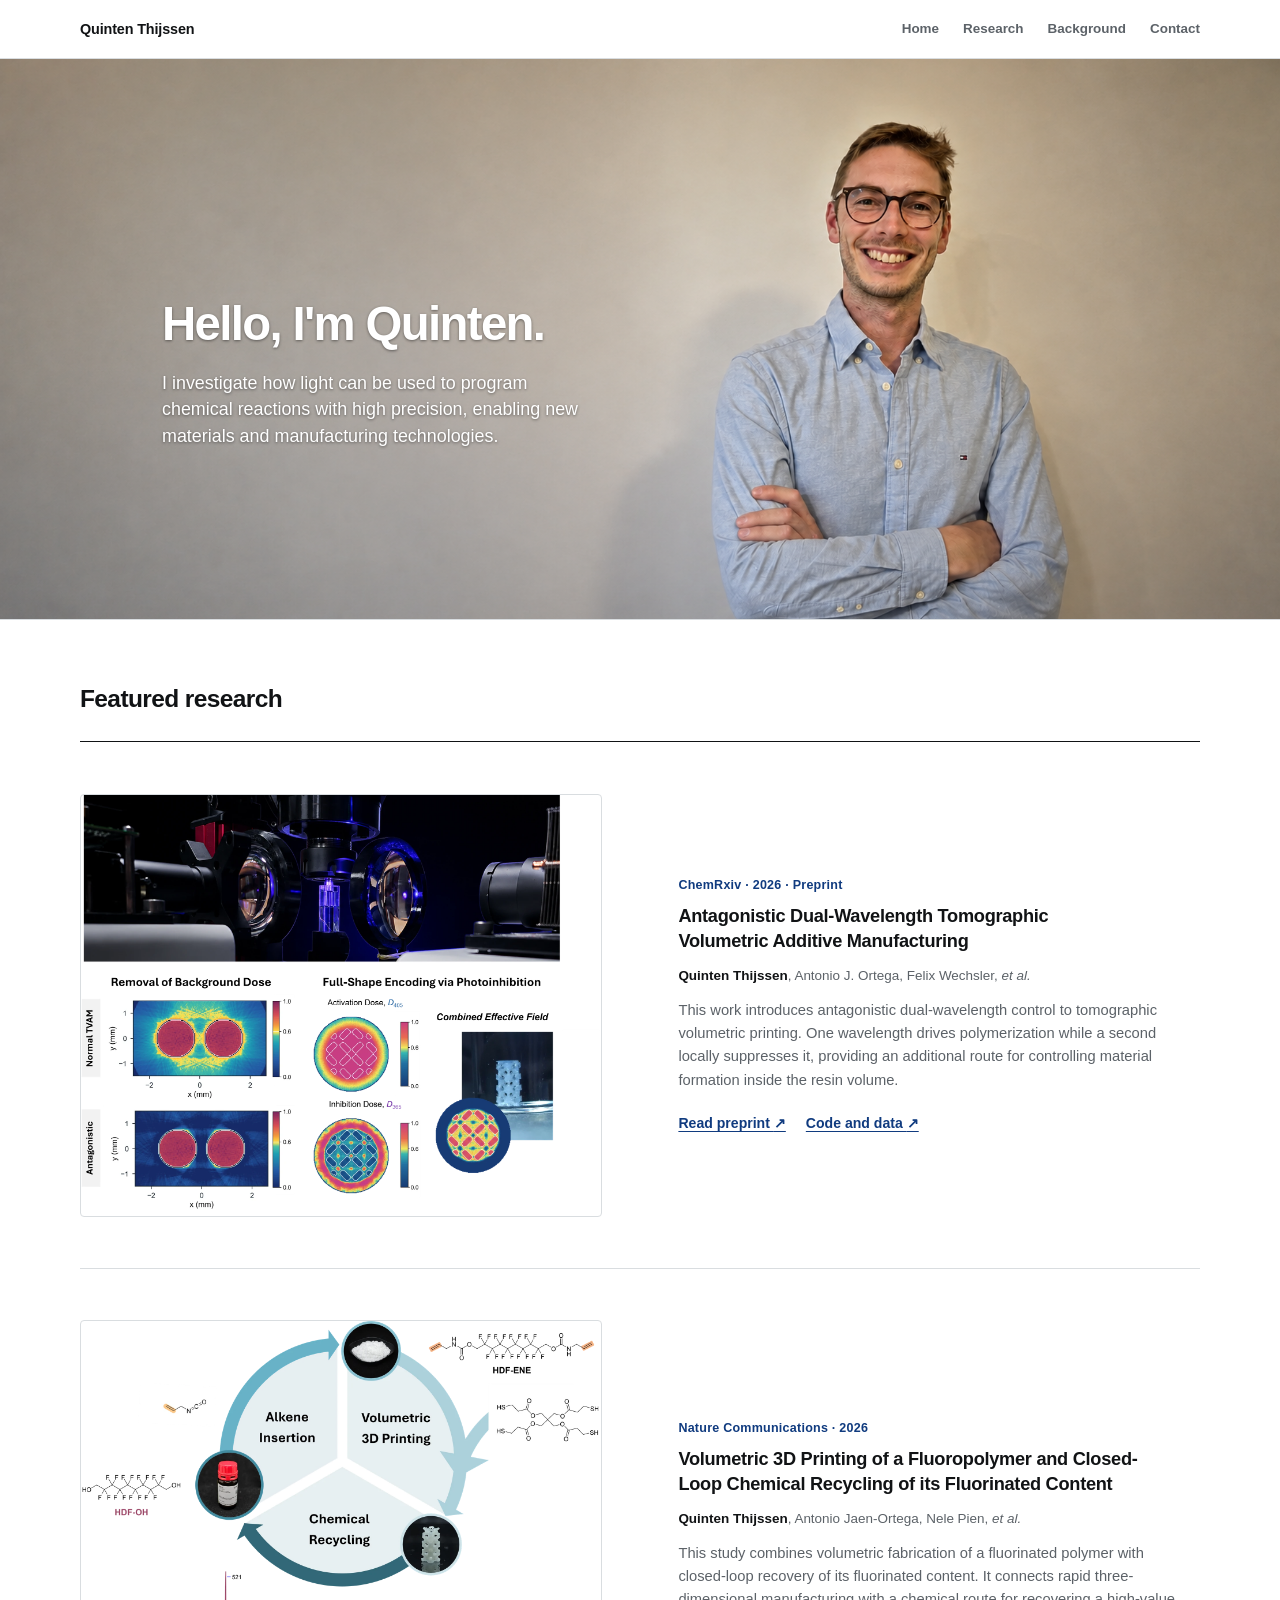
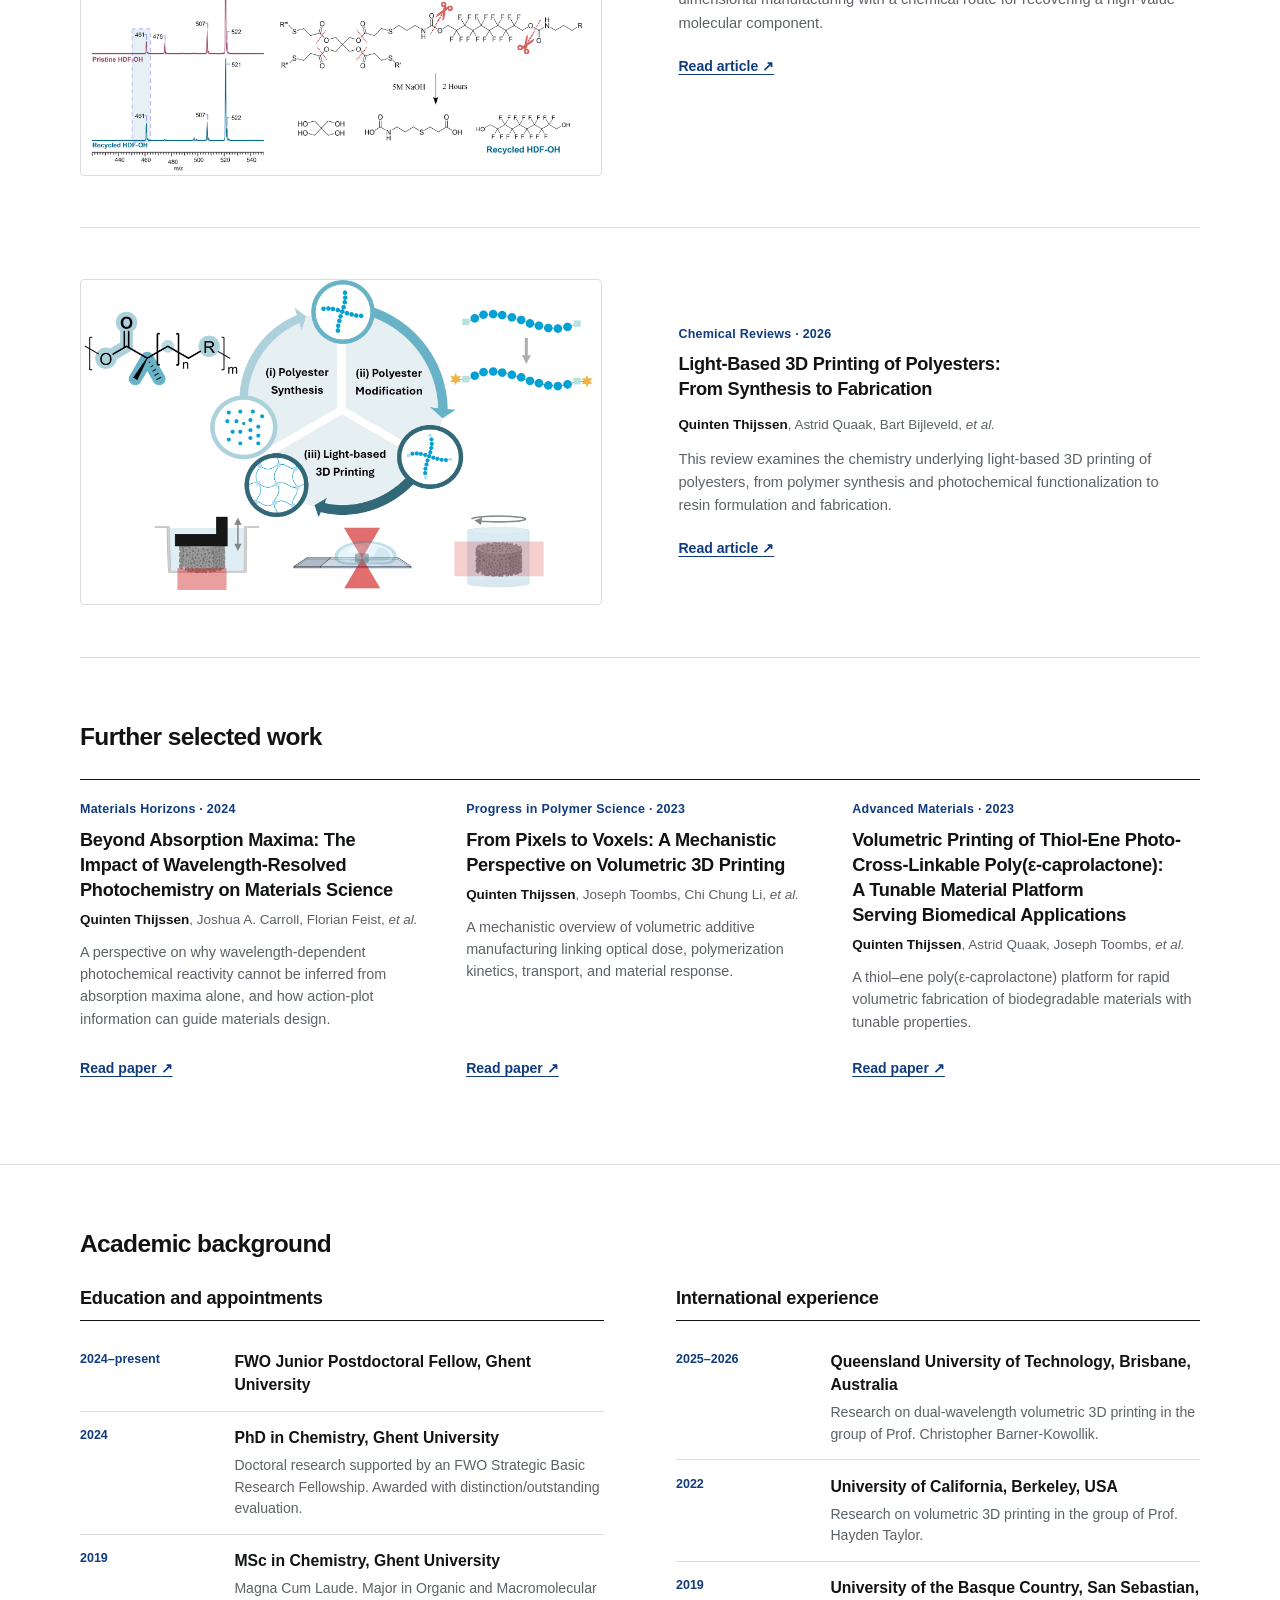
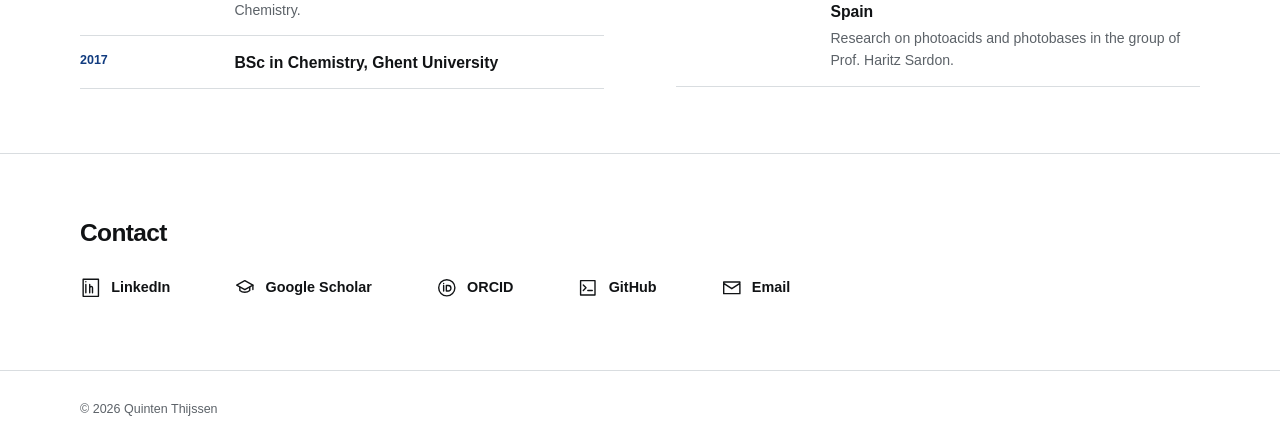
<file: index.html>
<!doctype html>
<html lang="en">
  <head>
    <meta charset="utf-8">
    <meta name="viewport" content="width=device-width, initial-scale=1">
    <title>Quinten Thijssen</title>
    <meta name="description" content="Research in photochemistry, polymer chemistry, reaction kinetics, and light-driven additive manufacturing. Publications, research highlights, and academic background.">
    <link rel="canonical" href="https://quintenthijssen.com/">
    <meta property="og:type" content="website">
    <meta property="og:title" content="Quinten Thijssen">
    <meta property="og:description" content="Research in photochemistry, polymer chemistry, reaction kinetics, and light-driven additive manufacturing. Publications, research highlights, and academic background.">
    <meta property="og:url" content="https://quintenthijssen.com/">
    <meta property="og:site_name" content="Quinten Thijssen">
    <meta name="twitter:card" content="summary">
    <meta name="twitter:title" content="Quinten Thijssen">
    <meta name="twitter:description" content="Research in photochemistry, polymer chemistry, reaction kinetics, and light-driven additive manufacturing. Publications, research highlights, and academic background.">
    <script type="application/ld+json">
      {
        "@context": "https://schema.org",
        "@type": "Person",
        "name": "Quinten Thijssen",
        "url": "https://quintenthijssen.com/",
        "email": "mailto:quinten.thijssen@ugent.be",
        "jobTitle": "FWO Junior Postdoctoral Fellow",
        "affiliation": {
          "@type": "Organization",
          "name": "Ghent University",
          "url": "https://www.ugent.be/"
        },
        "sameAs": [
          "https://orcid.org/0000-0003-3428-7946",
          "https://biblio.ugent.be/person/B7EAAFE4-10F6-11E3-9BFC-607B10BDE39D",
          "https://scholar.google.com/citations?user=sNh11noAAAAJ&hl=en",
          "https://www.linkedin.com/in/qthijssen/",
          "https://github.com/QThijssen"
        ]
      }
    </script>
    <link rel="icon" href="/favicon.svg?v=2" type="image/svg+xml">
    <link rel="stylesheet" href="/assets/css/main.css?v=24">
    <script src="/assets/js/main.js?v=13" defer></script>
  </head>
  <body>
    <a class="skip-link" href="#main-content">Skip to content</a>

    <header class="site-header">
      <div class="site-shell header-inner">
        <a class="site-name" href="#top" aria-label="Quinten Thijssen, home">Quinten Thijssen</a>
        <button class="nav-toggle" type="button" aria-expanded="false" aria-controls="site-navigation" data-nav-toggle>
          <span>Menu</span>
          <span class="nav-symbol" aria-hidden="true"></span>
        </button>
        <nav class="site-nav" id="site-navigation" aria-label="Primary" data-navigation>
          <ul>
            <li><a href="#top">Home</a></li>
            <li><a href="#research">Research</a></li>
            <li><a href="#background">Background</a></li>
            <li><a href="#contact">Contact</a></li>
          </ul>
        </nav>
      </div>
    </header>

    <main id="main-content">
      <section class="intro" id="top" aria-labelledby="intro-title">
        <figure class="portrait-frame">
          <img src="/assets/images/new-portrait.png" width="1774" height="887" alt="Portrait of Quinten Thijssen" loading="eager" fetchpriority="high" decoding="async">
        </figure>
        <div class="intro-copy">
          <h1 id="intro-title">Hello, I'm Quinten.</h1>
          <p>I investigate how light can be used to program chemical reactions with high precision, enabling new materials and manufacturing technologies.</p>
        </div>
      </section>

      <section class="content-section research-section" id="research" aria-labelledby="research-title">
        <div class="site-shell">
          <header class="section-heading">
            <h2 id="research-title">Featured research</h2>
          </header>

          <div class="research-feed">
            <article class="research-feature">
              <figure class="research-media research-media--antagonistic">
                <picture>
                  <source srcset="/assets/images/research-antagonistic-tvam.webp" type="image/webp">
                  <img src="/assets/images/research-antagonistic-tvam.png" width="3541" height="2875" alt="Optical setup and dose maps for activating and inhibiting light in dual-wavelength volumetric printing" loading="lazy" decoding="async">
                </picture>
              </figure>
              <div class="research-copy">
                <p class="publication-meta">ChemRxiv · 2026 · Preprint</p>
                <h3>Antagonistic Dual-Wavelength Tomographic Volumetric Additive Manufacturing</h3>
                <p class="research-authors"><strong>Quinten Thijssen</strong>, Antonio J. Ortega, Felix Wechsler, <em>et al.</em></p>
                <p>This work introduces antagonistic dual-wavelength control to tomographic volumetric printing. One wavelength drives polymerization while a second locally suppresses it, providing an additional route for controlling material formation inside the resin volume.</p>
                <p class="publication-links">
                  <a class="text-link" href="https://chemrxiv.org/doi/abs/10.26434/chemrxiv.15006647/v1">Read preprint <span aria-hidden="true">↗</span></a>
                  <a class="text-link" href="https://github.com/EPFL-LAPD/Antagonistic-Dual-Wavelength-Tomographic-Volumetric-Additive-Manufacturing">Code and data <span aria-hidden="true">↗</span></a>
                </p>
              </div>
            </article>

            <article class="research-feature">
              <figure class="research-media research-media--fluoropolymer">
                <picture>
                  <source srcset="/assets/images/research-fluoropolymer.webp" type="image/webp">
                  <img src="/assets/images/research-fluoropolymer.png" width="5509" height="4811" alt="Volumetrically printed fluoropolymer and its closed-loop chemical recycling" loading="lazy" decoding="async">
                </picture>
              </figure>
              <div class="research-copy">
                <p class="publication-meta">Nature Communications · 2026</p>
                <h3>Volumetric 3D Printing of a Fluoropolymer and Closed-Loop Chemical Recycling of its Fluorinated Content</h3>
                <p class="research-authors"><strong>Quinten Thijssen</strong>, Antonio Jaen-Ortega, Nele Pien, <em>et al.</em></p>
                <p>This study combines volumetric fabrication of a fluorinated polymer with closed-loop recovery of its fluorinated content. It connects rapid three-dimensional manufacturing with a chemical route for recovering a high-value molecular component.</p>
                <p class="publication-links"><a class="text-link" href="https://www.nature.com/articles/s41467-026-70897-z">Read article <span aria-hidden="true">↗</span></a></p>
              </div>
            </article>

            <article class="research-feature">
              <figure class="research-media research-media--polyester-review">
                <picture>
                  <source srcset="/assets/images/research-polyester-review.webp" type="image/webp">
                  <img src="/assets/images/research-polyester-review.png" width="2446" height="1529" alt="Overview of polyester chemistry and light-based additive manufacturing" loading="lazy" decoding="async">
                </picture>
              </figure>
              <div class="research-copy">
                <p class="publication-meta">Chemical Reviews · 2026</p>
                <h3>Light-Based 3D Printing of Polyesters: From Synthesis to Fabrication</h3>
                <p class="research-authors"><strong>Quinten Thijssen</strong>, Astrid Quaak, Bart Bijleveld, <em>et al.</em></p>
                <p>This review examines the chemistry underlying light-based 3D printing of polyesters, from polymer synthesis and photochemical functionalization to resin formulation and fabrication.</p>
                <p class="publication-links"><a class="text-link" href="https://pubs.acs.org/doi/10.1021/acs.chemrev.5c00611">Read article <span aria-hidden="true">↗</span></a></p>
              </div>
            </article>

          </div>

          <section class="further-work" aria-labelledby="further-work-title">
            <header class="section-heading">
              <h2 id="further-work-title">Further selected work</h2>
            </header>
            <div class="further-work-grid">
              <article class="compact-publication">
                <p class="publication-meta">Materials Horizons · 2024</p>
                <h3>Beyond Absorption Maxima: The Impact of Wavelength-Resolved Photochemistry on Materials Science</h3>
                <p class="research-authors"><strong>Quinten Thijssen</strong>, Joshua A. Carroll, Florian Feist, <em>et al.</em></p>
                <p>A perspective on why wavelength-dependent photochemical reactivity cannot be inferred from absorption maxima alone, and how action-plot information can guide materials design.</p>
                <p class="publication-links"><a class="text-link" href="https://pubs.rsc.org/en/content/articlelanding/2024/mh/d4mh00976b">Read paper <span aria-hidden="true">↗</span></a></p>
              </article>

              <article class="compact-publication">
                <p class="publication-meta">Progress in Polymer Science · 2023</p>
                <h3>From Pixels to Voxels: A Mechanistic Perspective on Volumetric 3D Printing</h3>
                <p class="research-authors"><strong>Quinten Thijssen</strong>, Joseph Toombs, Chi Chung Li, <em>et al.</em></p>
                <p>A mechanistic overview of volumetric additive manufacturing linking optical dose, polymerization kinetics, transport, and material response.</p>
                <p class="publication-links"><a class="text-link" href="https://www.sciencedirect.com/science/article/pii/S0079670023001090">Read paper <span aria-hidden="true">↗</span></a></p>
              </article>

              <article class="compact-publication">
                <p class="publication-meta">Advanced Materials · 2023</p>
                <h3>Volumetric Printing of Thiol-Ene Photo-Cross-Linkable Poly(ε-caprolactone): A Tunable Material Platform Serving Biomedical Applications</h3>
                <p class="research-authors"><strong>Quinten Thijssen</strong>, Astrid Quaak, Joseph Toombs, <em>et al.</em></p>
                <p>A thiol–ene poly(ε-caprolactone) platform for rapid volumetric fabrication of biodegradable materials with tunable properties.</p>
                <p class="publication-links"><a class="text-link" href="https://advanced.onlinelibrary.wiley.com/doi/10.1002/adma.202210136">Read paper <span aria-hidden="true">↗</span></a></p>
              </article>
            </div>
          </section>
        </div>
      </section>

      <section class="content-section" id="background" aria-labelledby="background-title">
        <div class="site-shell">
          <header class="section-heading">
            <h2 id="background-title">Academic background</h2>
          </header>

          <div class="background-columns">
            <section class="background-group" aria-labelledby="education-title">
              <h3 id="education-title">Education and appointments</h3>
              <dl class="background-list">
                <div>
                  <dt>2024–present</dt>
                  <dd><p class="background-title">FWO Junior Postdoctoral Fellow, Ghent University</p></dd>
                </div>
                <div>
                  <dt>2024</dt>
                  <dd>
                    <p class="background-title">PhD in Chemistry, Ghent University</p>
                    <p class="background-detail">Doctoral research supported by an FWO Strategic Basic Research Fellowship. Awarded with distinction/outstanding evaluation.</p>
                  </dd>
                </div>
                <div>
                  <dt>2019</dt>
                  <dd>
                    <p class="background-title">MSc in Chemistry, Ghent University</p>
                    <p class="background-detail">Magna Cum Laude. Major in Organic and Macromolecular Chemistry.</p>
                  </dd>
                </div>
                <div>
                  <dt>2017</dt>
                  <dd><p class="background-title">BSc in Chemistry, Ghent University</p></dd>
                </div>
              </dl>
            </section>

            <section class="background-group" aria-labelledby="international-title">
              <h3 id="international-title">International experience</h3>
              <dl class="background-list">
                <div>
                  <dt>2025–2026</dt>
                  <dd>
                    <p class="background-title">Queensland University of Technology, Brisbane, Australia</p>
                    <p class="background-detail">Research on dual-wavelength volumetric 3D printing in the group of Prof. Christopher Barner-Kowollik.</p>
                  </dd>
                </div>
                <div>
                  <dt>2022</dt>
                  <dd>
                    <p class="background-title">University of California, Berkeley, USA</p>
                    <p class="background-detail">Research on volumetric 3D printing in the group of Prof. Hayden Taylor.</p>
                  </dd>
                </div>
                <div>
                  <dt>2019</dt>
                  <dd>
                    <p class="background-title">University of the Basque Country, San Sebastian, Spain</p>
                    <p class="background-detail">Research on photoacids and photobases in the group of Prof. Haritz Sardon.</p>
                  </dd>
                </div>
              </dl>
            </section>
          </div>
        </div>
      </section>

      <section class="content-section" id="contact" aria-labelledby="contact-title">
        <div class="site-shell">
          <header class="section-heading">
            <h2 id="contact-title">Contact</h2>
          </header>
          <nav aria-label="Contact and academic profiles">
            <ul class="contact-links">
              <li><a href="https://www.linkedin.com/in/qthijssen/"><svg viewBox="0 0 24 24" aria-hidden="true"><path d="M6.5 8.2v9.3M6.5 5.2v.1M10.8 17.5v-5.2c0-2.3 3.1-2.5 3.1 0v5.2M10.8 8.2v9.3M3.5 2.5h17v19h-17z"/></svg><span>LinkedIn</span></a></li>
              <li><a href="https://scholar.google.com/citations?user=sNh11noAAAAJ&amp;hl=en"><svg viewBox="0 0 24 24" aria-hidden="true"><path d="M3 9l9-5 9 5-9 5-9-5Z"/><path d="M6.5 11.5V15c1.6 1.4 3.5 2 5.5 2s3.9-.6 5.5-2v-3.5M21 9v5"/></svg><span>Google Scholar</span></a></li>
              <li><a href="https://orcid.org/0000-0003-3428-7946"><svg viewBox="0 0 24 24" aria-hidden="true"><circle cx="12" cy="12" r="9"/><path d="M8.5 9.5v6M8.5 7.2v.1M11.5 9.5h2.1a3 3 0 0 1 0 6h-2.1v-6Z"/></svg><span>ORCID</span></a></li>
              <li><a href="https://github.com/QThijssen"><svg viewBox="0 0 24 24" aria-hidden="true"><path d="M4 4h16v16H4zM7 9l3 3-3 3M12 15h5"/></svg><span>GitHub</span></a></li>
              <li><a href="mailto:quinten.thijssen@ugent.be"><svg viewBox="0 0 24 24" aria-hidden="true"><path d="M3 5.5h18v13H3zM3 7l9 6 9-6"/></svg><span>Email</span></a></li>
            </ul>
          </nav>
        </div>
      </section>
    </main>

    <footer class="site-footer">
      <div class="site-shell footer-inner">
        <p>© 2026 Quinten Thijssen</p>
      </div>
    </footer>
  </body>
</html>
</file>
<file: assets/css/main.css>
/*
 * Quinten Thijssen — academic website
 * A compact editorial system for a personal research profile.
 */

:root {
  color-scheme: light;
  --color-background: #ffffff;
  --color-ink: #111315;
  --color-muted: #5c6268;
  --color-line: #d9dde0;
  --color-accent: #174ea6;
  --color-accent-dark: #103b7f;
  --font-sans: ui-sans-serif, -apple-system, BlinkMacSystemFont, "Segoe UI", Helvetica, Arial, sans-serif;
  --step--1: clamp(0.76rem, 0.75rem + 0.04vw, 0.8rem);
  --step-0: clamp(0.94rem, 0.92rem + 0.08vw, 1rem);
  --step-1: clamp(1.05rem, 1.01rem + 0.16vw, 1.16rem);
  --step-2: clamp(1.35rem, 1.26rem + 0.34vw, 1.58rem);
  --step-3: clamp(1.75rem, 1.58rem + 0.65vw, 2.15rem);
  --step-4: clamp(2.15rem, 1.9rem + 1vw, 2.9rem);
  --space-1: 0.35rem;
  --space-2: 0.6rem;
  --space-3: 0.9rem;
  --space-4: 1.25rem;
  --space-5: 1.75rem;
  --space-6: 2.5rem;
  --space-7: clamp(3.25rem, 5vw, 4.25rem);
  --site-width: 70rem;
  --gutter: clamp(1.25rem, 4vw, 3rem);
  --header-height: 3.625rem;
}

*,
*::before,
*::after {
  box-sizing: border-box;
}

html {
  scroll-behavior: smooth;
  scroll-padding-top: calc(var(--header-height) + 1rem);
}

body {
  margin: 0;
  min-width: 16rem;
  background: var(--color-background);
  color: var(--color-ink);
  font-family: var(--font-sans);
  font-size: var(--step-0);
  line-height: 1.62;
  text-rendering: optimizeLegibility;
}

a {
  color: var(--color-accent-dark);
  text-decoration-thickness: 0.07em;
  text-underline-offset: 0.18em;
}

a:hover {
  color: var(--color-accent);
}

:focus-visible {
  outline: 3px solid var(--color-accent);
  outline-offset: 4px;
  border-radius: 1px;
}

::selection {
  background: #d7e4fa;
  color: var(--color-ink);
}

.site-shell {
  width: min(100% - (2 * var(--gutter)), var(--site-width));
  margin-inline: auto;
}

.skip-link {
  position: fixed;
  z-index: 100;
  top: var(--space-3);
  left: var(--space-3);
  padding: var(--space-2) var(--space-3);
  transform: translateY(-200%);
  background: var(--color-ink);
  color: var(--color-background);
}

.skip-link:focus {
  transform: translateY(0);
}

.site-header {
  position: sticky;
  z-index: 20;
  top: 0;
  border-bottom: 1px solid var(--color-line);
  background: rgb(255 255 255 / 97%);
}

.header-inner {
  display: flex;
  min-height: var(--header-height);
  align-items: center;
  justify-content: space-between;
  gap: var(--space-5);
}

.site-name {
  color: var(--color-ink);
  font-size: 0.9rem;
  font-weight: 680;
  letter-spacing: -0.01em;
  line-height: 1;
  text-decoration: none;
}

.site-name:hover {
  color: var(--color-accent-dark);
}

.nav-toggle {
  display: none;
  border: 0;
  padding: var(--space-2) 0;
  background: transparent;
  color: var(--color-ink);
  font: inherit;
  font-size: var(--step--1);
  font-weight: 700;
  letter-spacing: 0.07em;
  text-transform: uppercase;
}

.nav-symbol::after {
  display: inline-block;
  width: 1rem;
  margin-left: var(--space-1);
  content: "+";
  font-size: 1rem;
  font-weight: 400;
}

.nav-toggle[aria-expanded="true"] .nav-symbol::after {
  content: "−";
}

.site-nav ul {
  display: flex;
  align-items: center;
  gap: clamp(1.1rem, 2vw, 1.5rem);
  margin: 0;
  padding: 0;
  list-style: none;
}

.site-nav a {
  display: block;
  padding-block: 1.05rem;
  color: var(--color-muted);
  font-size: 0.84rem;
  font-weight: 600;
  line-height: 1;
  text-decoration: none;
}

.site-nav a:hover,
.site-nav a:focus-visible {
  color: var(--color-ink);
  text-decoration: underline;
  text-decoration-color: var(--color-accent);
  text-decoration-thickness: 2px;
  text-underline-offset: 0.35rem;
}

h1,
h2,
h3,
p,
dl,
dd {
  margin-top: 0;
}

figure {
  margin: 0;
}

h1,
h2,
h3 {
  text-wrap: balance;
}

h1 {
  margin-bottom: var(--space-4);
  font-size: var(--step-4);
  font-weight: 620;
  letter-spacing: -0.035em;
  line-height: 1.05;
}

h2 {
  margin-bottom: 0;
  font-size: var(--step-2);
  font-weight: 650;
  letter-spacing: -0.025em;
  line-height: 1.2;
}

h3 {
  margin-bottom: var(--space-2);
  font-size: var(--step-1);
  font-weight: 650;
  letter-spacing: -0.015em;
  line-height: 1.35;
}

.intro {
  position: relative;
  isolation: isolate;
  display: grid;
  min-height: clamp(35rem, 42vw, 40rem);
  overflow: hidden;
}

.portrait-frame,
.research-media {
  position: relative;
  overflow: hidden;
  margin-bottom: 0;
}

.portrait-frame {
  position: absolute;
  z-index: -2;
  inset: 0;
  width: 100%;
}

.portrait-frame picture,
.research-media picture,
.portrait-frame img,
.research-media img {
  display: block;
  width: 100%;
  height: 100%;
}

.portrait-frame img {
  object-fit: cover;
  object-position: 50% 35%;
}

.research-media img {
  object-fit: contain;
  object-position: 50% 50%;
}

.intro-copy {
  align-self: end;
  justify-self: start;
  width: min(26.5rem, calc(50% - (2 * var(--gutter))));
  margin-left: calc(max(var(--gutter), calc((100% - var(--site-width)) / 2)) + 5.125rem);
  padding-bottom: clamp(4rem, 7vw, 6rem);
  color: #fff;
  text-align: left;
  text-shadow: 0 1px 3px rgba(0, 0, 0, 0.45);
  transform: translateY(-5rem);
}

.intro-copy h1 {
  margin-bottom: 1.3rem;
  font-size: clamp(2.65rem, 3.7vw, 3.08rem);
  font-weight: 620;
  line-height: 1.05;
}

.intro-copy p {
  max-width: 26.5rem;
  margin: 0 auto;
  color: inherit;
  font-size: clamp(1.1rem, 1.4vw, 1.25rem);
  font-weight: 520;
  line-height: 1.48;
}

.content-section {
  padding-block: var(--space-7);
  border-top: 1px solid var(--color-line);
}

.section-heading {
  margin-bottom: var(--space-5);
}

.research-feed {
  border-top: 1px solid var(--color-ink);
}

.research-feature {
  display: grid;
  grid-template-columns: minmax(0, 1fr) minmax(0, 1fr);
  gap: clamp(2.5rem, 6vw, 5rem);
  align-items: center;
  padding-block: clamp(2.5rem, 4vw, 3.5rem);
  border-bottom: 1px solid var(--color-line);
}

.research-media {
  width: 100%;
  border: 1px solid var(--color-line);
  border-radius: 0.25rem;
  background: var(--color-background);
}

.research-media--antagonistic {
  aspect-ratio: 3541 / 2875;
}

.research-media--fluoropolymer {
  aspect-ratio: 5509 / 4811;
}

.research-media--polyester-review {
  aspect-ratio: 2446 / 1529;
}

.research-copy {
  max-width: 32rem;
}

.publication-meta {
  margin-bottom: var(--space-2);
  color: var(--color-accent-dark);
  font-size: var(--step--1);
  font-weight: 700;
  letter-spacing: 0.02em;
  line-height: 1.45;
}

.research-copy h3 {
  margin-bottom: var(--space-3);
  font-size: clamp(1.05rem, 1.01rem + 0.16vw, 1.16rem);
  line-height: 1.38;
}

.research-copy > p:not(.publication-meta, .publication-links, .research-authors) {
  margin-bottom: var(--space-3);
  color: var(--color-muted);
  font-size: clamp(0.9rem, 0.88rem + 0.05vw, 0.95rem);
  line-height: 1.58;
}

.research-authors {
  margin: -0.15rem 0 0.8rem;
  color: var(--color-muted);
  font-size: clamp(0.82rem, 0.81rem + 0.04vw, 0.88rem);
  line-height: 1.5;
}

.research-authors strong {
  color: var(--color-ink);
  font-weight: 650;
}

.publication-links {
  display: flex;
  flex-wrap: wrap;
  gap: var(--space-1) var(--space-4);
  margin: var(--space-4) 0 0;
  font-size: 0.88rem;
}

.text-link {
  font-weight: 650;
}

.further-work {
  padding-top: var(--space-7);
}

.further-work-grid {
  display: grid;
  grid-template-columns: repeat(3, minmax(0, 1fr));
  gap: clamp(1.5rem, 3vw, 2.5rem);
  border-top: 1px solid var(--color-ink);
}

.compact-publication {
  display: flex;
  flex-direction: column;
  padding-block: var(--space-4);
}

.compact-publication h3 {
  margin-bottom: var(--space-2);
  font-size: clamp(1.05rem, 1.01rem + 0.16vw, 1.16rem);
  line-height: 1.38;
}

.compact-publication > p:not(.publication-meta, .publication-links, .research-authors) {
  margin-bottom: var(--space-3);
  color: var(--color-muted);
  font-size: clamp(0.88rem, 0.86rem + 0.05vw, 0.93rem);
  line-height: 1.55;
}

.compact-publication .research-authors {
  margin-bottom: 0.65rem;
}

.compact-publication .publication-links {
  margin-top: auto;
  padding-top: var(--space-2);
}

.background-columns {
  display: grid;
  grid-template-columns: repeat(2, minmax(0, 1fr));
  gap: clamp(2.5rem, 6vw, 4.5rem);
}

.background-group h3 {
  margin-bottom: var(--space-3);
  padding-bottom: var(--space-2);
  border-bottom: 1px solid var(--color-ink);
}

.background-list {
  margin-bottom: 0;
}

.background-list > div {
  display: grid;
  grid-template-columns: 6.25rem minmax(0, 1fr);
  gap: var(--space-3);
  padding-block: var(--space-3);
  border-bottom: 1px solid var(--color-line);
}

.background-list dt {
  color: var(--color-accent-dark);
  font-size: var(--step--1);
  font-variant-numeric: tabular-nums;
  font-weight: 700;
  line-height: 1.5;
  white-space: nowrap;
}

.background-list dd {
  margin-bottom: 0;
}

.background-title {
  margin-bottom: 0;
  font-weight: 650;
  line-height: 1.48;
}

.background-detail {
  margin: var(--space-1) 0 0;
  color: var(--color-muted);
  font-size: 0.88rem;
  line-height: 1.52;
}

.contact-links {
  display: flex;
  flex-wrap: wrap;
  gap: var(--space-5) clamp(2rem, 5vw, 4rem);
  margin: 0;
  padding: 0;
  list-style: none;
}

.contact-links a {
  display: inline-flex;
  align-items: center;
  gap: var(--space-2);
  color: var(--color-ink);
  font-size: 0.9rem;
  font-weight: 650;
  text-decoration: none;
}

.contact-links a:hover,
.contact-links a:focus-visible {
  color: var(--color-accent);
}

.contact-links svg {
  width: 1.35rem;
  height: 1.35rem;
  fill: none;
  stroke: currentcolor;
  stroke-linecap: round;
  stroke-linejoin: round;
  stroke-width: 1.55;
}

.site-footer {
  border-top: 1px solid var(--color-line);
}

.footer-inner {
  padding-block: var(--space-5);
  color: var(--color-muted);
  font-size: var(--step--1);
}

.footer-inner p {
  margin: 0;
}

.error-page {
  display: grid;
  min-height: calc(100svh - var(--header-height) - 4.5rem);
  align-items: center;
  padding-block: var(--space-6);
}

.error-page > div {
  max-width: 38rem;
}

.error-code {
  margin-bottom: var(--space-2);
  color: var(--color-accent-dark);
  font-size: var(--step--1);
  font-weight: 750;
  letter-spacing: 0.08em;
  text-transform: uppercase;
}

.error-page h1 {
  font-size: var(--step-3);
}

.error-page .lede {
  color: var(--color-muted);
}

@media (max-width: 70rem) {
  .intro-copy {
    margin-left: calc(max(var(--gutter), calc((100% - var(--site-width)) / 2)) + 2.625rem);
    transform: translateY(-4.5rem);
  }
}

@media (max-width: 62rem) {
  .research-feature {
    gap: var(--space-6);
  }

  .further-work-grid {
    grid-template-columns: 1fr;
    gap: 0;
  }

  .compact-publication {
    max-width: 44rem;
    border-bottom: 1px solid var(--color-line);
  }

  .background-columns {
    grid-template-columns: 1fr;
    gap: var(--space-6);
  }

  .background-group {
    max-width: 44rem;
  }
}

@media (max-width: 52rem) {
  .header-inner {
    position: relative;
  }

  .js .nav-toggle {
    display: block;
  }

  .site-nav {
    position: absolute;
    z-index: 10;
    top: 100%;
    right: calc(-1 * var(--gutter));
    left: calc(-1 * var(--gutter));
    padding: var(--space-1) var(--gutter) var(--space-3);
    border-bottom: 1px solid var(--color-line);
    background: var(--color-background);
  }

  .js .site-nav {
    display: none;
  }

  .js .site-nav[data-open="true"] {
    display: block;
  }

  .site-nav ul {
    display: block;
  }

  .site-nav a {
    padding-block: var(--space-3);
    border-bottom: 1px solid var(--color-line);
    font-size: 0.88rem;
  }

  .site-nav li:last-child a {
    border-bottom: 0;
  }

  .intro {
    min-height: clamp(32.5rem, 81.25vw, 39rem);
  }

  .portrait-frame img {
    object-position: 50% 50%;
  }

  .intro-copy {
    width: min(100% - (2 * var(--gutter)), 46rem);
    margin-inline: auto;
    padding-bottom: clamp(2.75rem, 7vw, 3.5rem);
    text-align: center;
    transform: translateY(-2.5rem);
  }

  .research-feature {
    grid-template-columns: 1fr;
    gap: var(--space-5);
  }

  .research-copy {
    max-width: 38rem;
  }
}

@media (max-width: 40rem) {
  :root {
    --space-7: clamp(2.75rem, 10vw, 3.25rem);
  }

  .intro {
    min-height: clamp(32.5rem, 150vw, 39rem);
  }

  .intro-copy {
    width: min(90%, 34rem);
    padding-bottom: clamp(2.25rem, 8vw, 3rem);
    transform: translateY(-1rem);
  }

  .intro-copy h1 {
    margin-bottom: var(--space-3);
    font-size: clamp(2rem, 9vw, 2.4rem);
  }

  .intro-copy p {
    font-size: clamp(0.98rem, 4.3vw, 1.08rem);
    line-height: 1.5;
  }

  .research-feature {
    padding-block: clamp(2rem, 8vw, 2.75rem);
  }

  .background-list > div {
    grid-template-columns: 1fr;
    gap: var(--space-1);
  }

  .contact-links {
    display: grid;
    grid-template-columns: repeat(2, minmax(0, 1fr));
    gap: var(--space-4);
  }
}

@media (max-width: 47.99rem) {
  .portrait-frame::after {
    position: absolute;
    inset: 0;
    background: linear-gradient(180deg, transparent 45%, rgba(0, 0, 0, 0.13) 100%);
    content: "";
    pointer-events: none;
  }

  .portrait-frame img {
    object-position: 77% 50%;
  }

  .intro-copy {
    width: min(90%, 34rem);
    margin-inline: auto;
    padding-bottom: clamp(2.25rem, 8vw, 3rem);
    text-align: center;
    transform: translateY(-4rem);
  }

  .intro-copy h1 {
    margin-bottom: 1.7rem;
    font-size: clamp(1.9rem, 8.4vw, 2.3rem);
  }

  .intro-copy p {
    max-width: 15.5rem;
    font-size: clamp(0.98rem, 4.3vw, 1.08rem);
    line-height: 1.5;
  }
}

@media (prefers-reduced-motion: reduce) {
  html {
    scroll-behavior: auto;
  }

  *,
  *::before,
  *::after {
    scroll-behavior: auto !important;
    transition-duration: 0.01ms !important;
    animation-duration: 0.01ms !important;
    animation-iteration-count: 1 !important;
  }
}

@media print {
  :root {
    --color-background: #fff;
    --color-ink: #000;
    --color-muted: #333;
    --color-line: #aaa;
  }

  body {
    font-size: 10.5pt;
  }

  .skip-link,
  .site-header,
  .site-footer,
  .portrait-frame,
  .research-media {
    display: none !important;
  }

  .intro,
  .research-feature,
  .content-section {
    display: block;
    padding-block: 1.5rem;
  }

  .intro {
    min-height: 0;
    overflow: visible;
  }

  .intro-copy {
    width: 100%;
    padding-bottom: 0;
    color: #000;
    text-align: left;
    text-shadow: none;
    transform: none;
  }

  .intro-copy h1 {
    font-size: 24pt;
  }

  .intro-copy p {
    max-width: none;
    color: #000;
    font-size: 11pt;
  }

  .research-feature,
  .compact-publication,
  .background-list > div {
    break-inside: avoid;
  }

  .background-columns {
    grid-template-columns: 1fr 1fr;
    gap: 2rem;
  }
}
</file>
